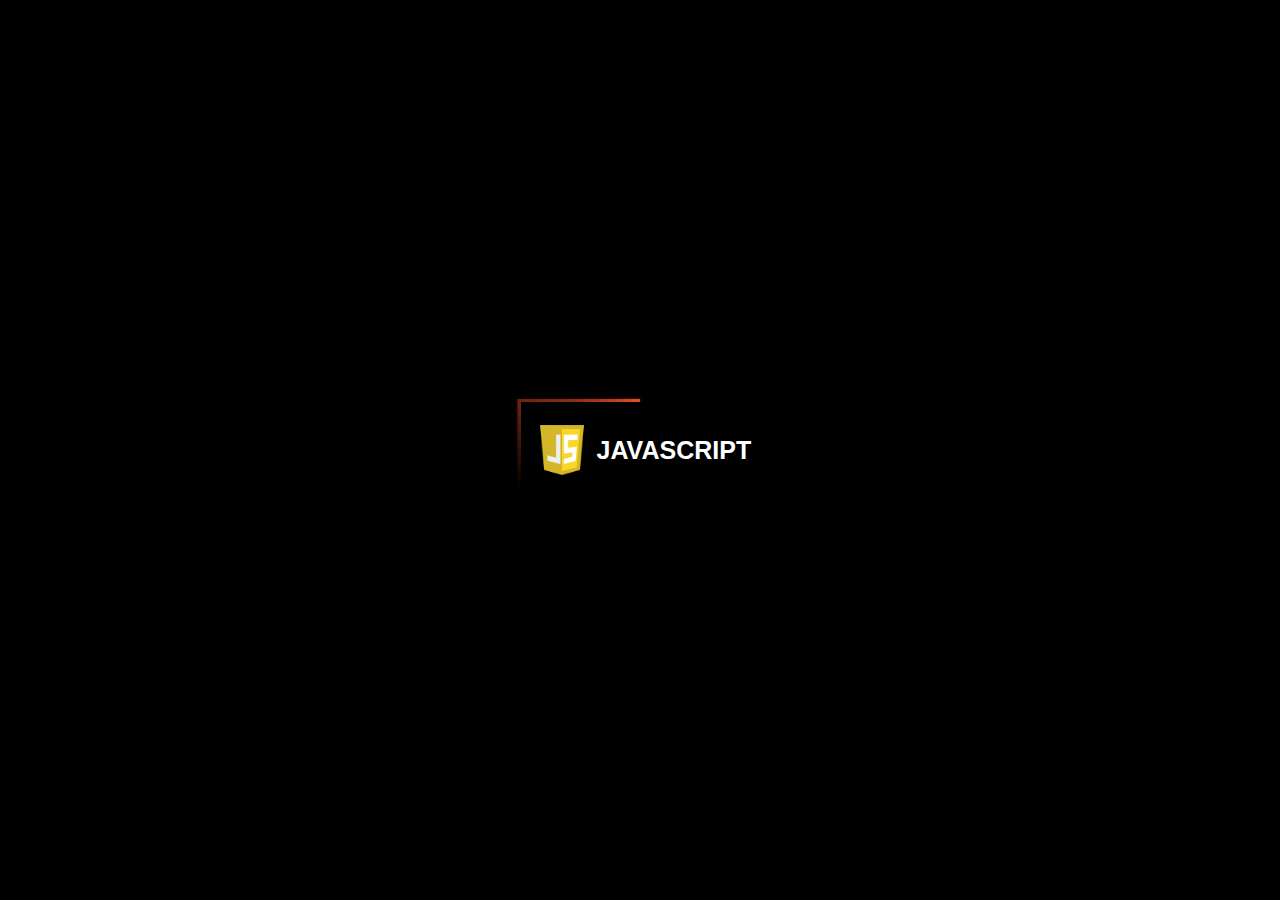
<file: index.html>
<!DOCTYPE html>
<html lang="en">

<head>
  <meta charset="UTF-8">
  <meta name="viewport" content="width=device-width, initial-scale=1.0">
  <title>Borda Bosta</title>
  <link rel="stylesheet" href="style.css">
</head>
<style>
*{
  margin: 0;
  padding: 0;  
}
html{
  font-family: Arial, Helvetica, sans-serif;
  color: #f0f0f0;
}
body{
  min-height: 100vh;
  background: 
  black;
  color: #a2a5b3;
  align-content: center;

}
h1{
  color: white;
  font-size: 25px;
}
.card{
  margin: 0 auto;
  padding: 1em;
  height: 64px;
  width: 207px;
  background: black;
  text-align: center;
  position: relative;
  display:flex;
  align-items: center;
  border-radius: 0; /* Add this line */
}

.card img {
  margin-right: 10px; /* Add space between the image and the title */
}

.card h1{
  margin: 0; /* Remove default margin */
  flex-grow: 1; /* Allow the heading to grow and take available space */
  text-align: center;
}

@property --angle {
  syntax: "<angle>"; /* Define the type of the property */
  initial-value: 0deg; /* Set the default value */
  inherits: false; /* Specify if it inherits */
}

.card::after, .card::before{
  content: '';
  position: absolute;
  height: 100%;
  width: 100%;
  background-image: conic-gradient(from var(--angle), transparent 70%, #e84c24);
  top: 50%;
  left: 50%;
  translate: -50% -50%;
  z-index: -1;
  padding: 3px;
  border-radius: 0;
  animation: 3s spin linear infinite;
}
.card::before{
  filter: blur(0.1rem);
  opacity: 0.5;
}
@keyframes spin{
  from{
    --angle: 0deg;
  }
  to{
    --angle: 360deg;
  }
}

</style>

<body>
    <div class="card">
      <img src="image/Javascript.png" width="50px">
      <h1>JAVASCRIPT</h1>
    </div>
</body>

</html>
</file>
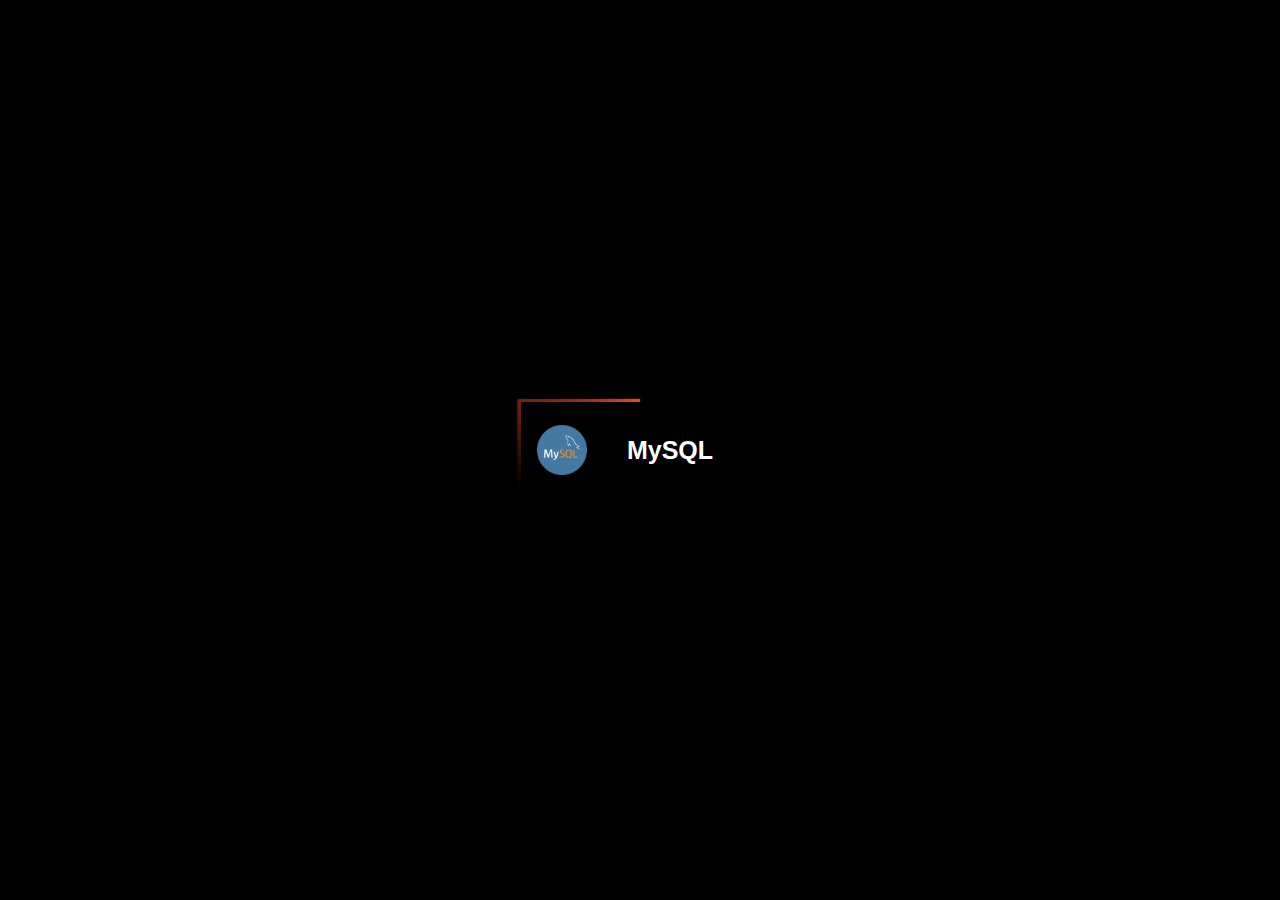
<file: buttons-border-animation/index.html>
<!DOCTYPE html>
<html lang="en">

<head>
  <meta charset="UTF-8">
  <meta name="viewport" content="width=device-width, initial-scale=1.0">
  <title>Borda Bosta</title>
  <link rel="stylesheet" href="style.css">
</head>
<style>
*{
  margin: 0;
  padding: 0;  
}
html{
  font-family: Arial, Helvetica, sans-serif;
  color: #f0f0f0;
}
body{
  min-height: 100vh;
  background: 
  black;
  color: #a2a5b3;
  align-content: center;

}
h1{
  color: white;
  font-size: 25px;
}
.card{
  margin: 0 auto;
  padding: 1em;
  height: 64px;
  width: 207px;
  background: black;
  text-align: center;
  position: relative;
  display:flex;
  align-items: center;
  border-radius: 0; /* Add this line */
}

.card img {
  margin-right: 10px; /* Add space between the image and the title */
}

.card h1{
  margin: 0; /* Remove default margin */
  flex-grow: 1; /* Allow the heading to grow and take available space */
  text-align: center;
}

@property --angle {
  syntax: "<angle>"; /* Define the type of the property */
  initial-value: 0deg; /* Set the default value */
  inherits: false; /* Specify if it inherits */
}

.card::after, .card::before{
  content: '';
  position: absolute;
  height: 100%;
  width: 100%;
  background-image: conic-gradient(from var(--angle), transparent 70%, #e84c24);
  top: 50%;
  left: 50%;
  translate: -50% -50%;
  z-index: -1;
  padding: 3px;
  border-radius: 0;
  animation: 3s spin linear infinite;
}
.card::before{
  filter: blur(0.1rem);
  opacity: 0.5;
}
@keyframes spin{
  from{
    --angle: 0deg;
  }
  to{
    --angle: 360deg;
  }
}

</style>

<body>
    <div class="card">
      <img src="image/mysql.png" width="50px">
      <h1>MySQL</h1>
    </div>
</body>

</html>
</file>
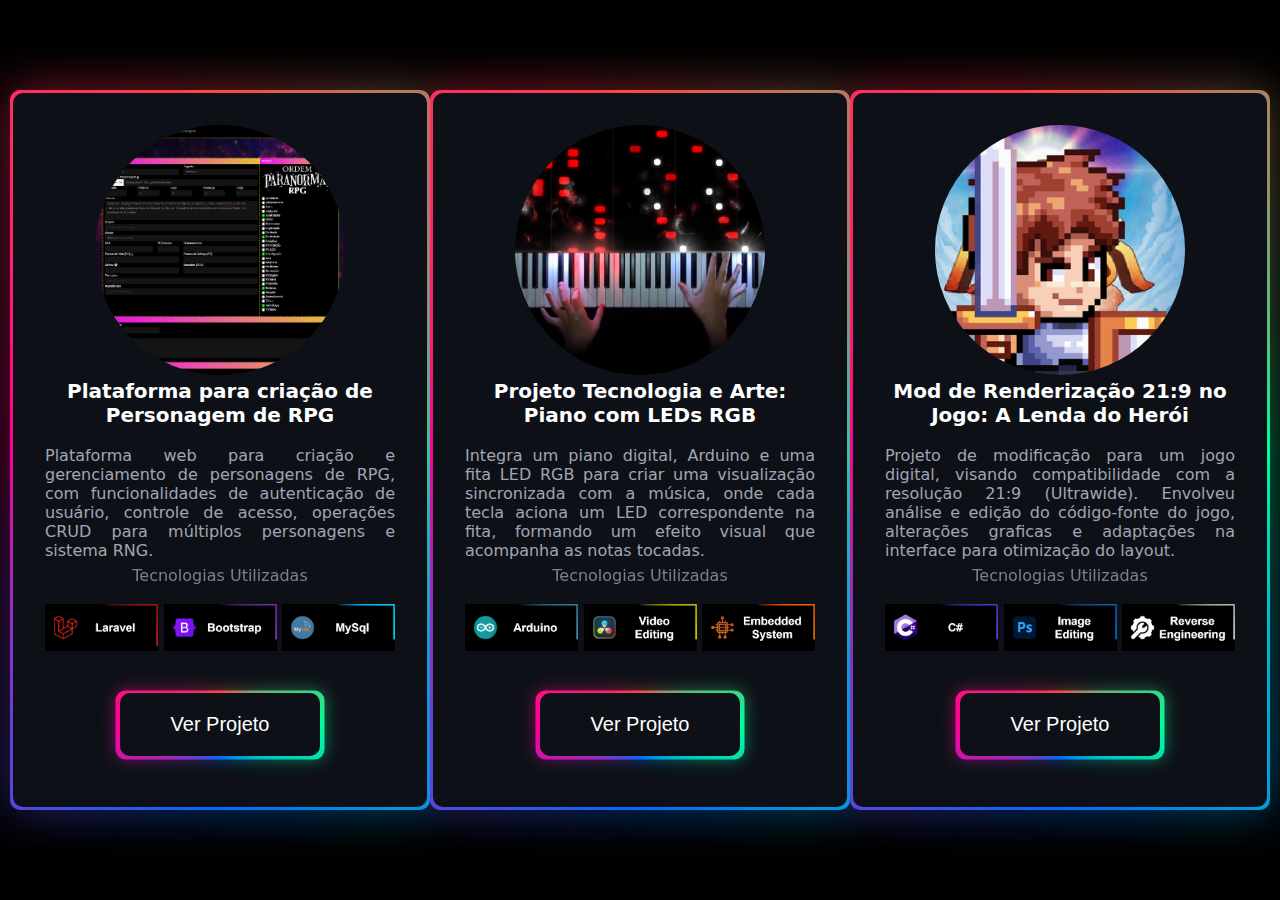
<file: projects-border-animation/index.html>
<!DOCTYPE html>
<html lang="en">

<head>
  <meta charset="UTF-8">
  <meta name="viewport" content="width=device-width, initial-scale=1.0">
  <title>Border Animation</title>
  <link rel="stylesheet" href="style.css">
</head>

<body>
  <div class="container">
    <div class="card">
      <div class="center">
        <img src="image/projeto-ficha.png" alt="" class="project_image" width="250px">
        <h1>Plataforma para criação de Personagem de RPG</h1>
        <br>
      </div>
      <div class="card-text">
        <p style="text-align: justify;">Plataforma web para criação e gerenciamento de personagens de RPG, com funcionalidades de autenticação de usuário, controle de acesso, operações CRUD para múltiplos personagens e sistema RNG. </p>
      </div>
      
      
      <div class = "center">
        <p style="opacity: 75%;">Tecnologias Utilizadas</p>
        <br>
        <img src="image/btn-laravel.gif"  class="btn">
        <img src="image/btn-bootstrap.gif"  class="btn">
        <img src="image/btn-mysql.gif"  class="btn">
      </div>
      <br><br>
      <div class="card2" style="z-index: 1">
        <button>Ver Projeto</button>
      </div>
    </div>
    <div class="card">
      <div class="center">
        <img src="image/piano-project.png" alt="" class="project_image" width="250px">
        <h1>Projeto Tecnologia e Arte: <br> Piano com LEDs RGB</h1>
        <br>
      </div>
      <div class="card-text">
        <p style="text-align: justify;">Integra um piano digital, Arduino e uma fita LED RGB para criar uma visualização
          sincronizada com a música, onde cada tecla aciona um LED correspondente na fita, formando um efeito visual que
          acompanha as notas tocadas.</p>
      </div>
      <div class ="center">
        <p style="opacity: 75%;">Tecnologias Utilizadas</p>
        <br>
        <img src="image/btn-arduino.gif" class="btn">
        <img src="image/btn-davinci.gif" class="btn">
        <img src="image/btn-embedded-system-edited.gif" class="btn">
      </div>
      <br><br>
      <div class="card2" style="z-index: 1">
        <button>Ver Projeto</button>
      </div>
    </div>
    <div class="card">
      <div class="center">
        <img src="image/aldh.png" alt="" class="project_image" width="250px">
        <h1>Mod de Renderização 21:9 no Jogo: A Lenda do Herói</h1>
        <br>
      </div>
      <div class="card-text">
        <p style="text-align: justify;">Projeto de modificação para um jogo digital, visando compatibilidade com a
          resolução 21:9 (Ultrawide). Envolveu análise e edição do código-fonte do jogo, alterações graficas e adaptações na interface para otimização do layout.
        </p>
      </div>
      <div class = "center">
        <p style="opacity: 75%;">Tecnologias Utilizadas</p>
        <br>
        <img src="image/btn-c-sharp.gif" class="btn">
        <img src="image/btn-photoshop.gif" class="btn">
        <img src="image/btn-reverse-eng.gif" class="btn">
      </div>
      <br><br>
      <div class="card2" style="z-index: 1">
        <button>Ver Projeto</button>
      </div>
    </div>
  </div>
</body>


</html>
</file>
<file: style.css>
*{
  margin: 0;
  padding: 0;  
}
html{
  font-family: Arial, Helvetica, sans-serif;
  color: #f0f0f0;
}
body{
  min-height: 100vh;
  background: transparent;
  color: #a2a5b3;
  align-content: center;
}
h1{
  color: white;
}
.card{
  margin: 0 auto;
  padding: 1em;
  width: 200px;
  background: black;
  text-align: center;
  border-radius: 10px;
  position: relative;
  display:flex;
  align-items: center;
}

.card img {
  margin-right: 10px; /* Add space between the image and the title */
}

.card h1{
  margin: 0; /* Remove default margin */
  flex-grow: 1; /* Allow the heading to grow and take available space */
  text-align: center;
}

@property --angle{
  syntax: "<angle>";
  initial-value: 0deg;
  inherits: false;
}

.card::after, .card::before{
  content: '';
  position: absolute;
  height: 100%;
  width: 100%;
  background-image: conic-gradient(from var(--angle), transparent 70%, red);
  top: 50%;
  left: 50%;
  translate: -50% -50%;
  z-index: -1;
  padding: 3px;
  border-radius: 10px;
  animation: 3s spin linear infinite;
}
.card::before{
  filter: blur(1.5rem);
  opacity: 1;
}
@keyframes spin{
  from{
    --angle: 0deg;
  }
  to{
    --angle: 360deg;
  }
}
</file>
<file: buttons-border-animation/style.css>
*{
  margin: 0;
  padding: 0;  
}
html{
  font-family: Arial, Helvetica, sans-serif;
  color: #f0f0f0;
}
body{
  min-height: 100vh;
  background: transparent;
  color: #a2a5b3;
  align-content: center;
}
h1{
  color: white;
}
.card{
  margin: 0 auto;
  padding: 1em;
  width: 200px;
  background: black;
  text-align: center;
  border-radius: 10px;
  position: relative;
  display:flex;
  align-items: center;
}

.card img {
  margin-right: 10px; /* Add space between the image and the title */
}

.card h1{
  margin: 0; /* Remove default margin */
  flex-grow: 1; /* Allow the heading to grow and take available space */
  text-align: center;
}

@property --angle{
  syntax: "<angle>";
  initial-value: 0deg;
  inherits: false;
}

.card::after, .card::before{
  content: '';
  position: absolute;
  height: 100%;
  width: 100%;
  background-image: conic-gradient(from var(--angle), transparent 70%, red);
  top: 50%;
  left: 50%;
  translate: -50% -50%;
  z-index: -1;
  padding: 3px;
  border-radius: 10px;
  animation: 3s spin linear infinite;
}
.card::before{
  filter: blur(1.5rem);
  opacity: 1;
}
@keyframes spin{
  from{
    --angle: 0deg;
  }
  to{
    --angle: 360deg;
  }
}
</file>
<file: projects-border-animation/style.css>
*{
  margin: 0;
  padding: 0;  
}
html{
  font-family: system-ui, -apple-system, BlinkMacSystemFont, 'Segoe UI', Roboto, Oxygen, Ubuntu, Cantarell, 'Open Sans', 'Helvetica Neue', sans-serif;
  color: #f0f0f0;
}
.card-text{
  height: 120px;
}

img.btn{
  width: 113px;

}
body{
  min-height: 100vh;
  background: black;
  color: #a2a5b3;
  align-content: center;
}
h1{
  color: white;
  font-size:20px;
}
.card{
  margin: 0 auto;
  padding: 2em;
  width: 350px;
  height:650px;
  background: #0D1117;
  
  border-radius: 10px;
  position: relative;
}

.center{
  text-align: center;
}

.card::after, .card::before{
  content: '';
  position: absolute;
  height: 100%;
  width: 100%;
  background-image: conic-gradient(from var(--angle), #ff4545, #00ff99, #006aff, #ff0095, #ff4545);
  top: 50%;
  left: 50%;
  translate: -50% -50%;
  z-index: -1;
  padding: 3px;
  border-radius: 10px;
  animation: 3s spin linear infinite;
}

.card::before{
  filter: blur(1.5rem);
  opacity: 0.5;
}

button{
  margin: 0 auto;
  padding: 1em;
  width: 200px;
  background: #0D1117;
  color:white;
  text-align: center;
  border-radius: 10px;
  position: relative;
  border:none;
  font-size: 20px;
}

.card2{
  background: #0D1117;
  text-align: center;
  border-radius: 10px;
  position: relative;
}

.card2::after, .card2::before{
  content: '';
  position: absolute;
  height: 100%;
  width: 58%;
  background-image: conic-gradient(from var(--angle), #ff4545, #00ff99, #006aff, #ff0095, #ff4545);
  top: 50%;
  left: 50%;
  translate: -50% -50%;
  z-index: -1;
  padding: 3px;
  border-radius: 10px;
  animation: 3s spin linear infinite;
}

.card2::before{
  filter: blur(0.5rem);
  opacity: 0.5;
}

.project_image{
  border-radius: 100%;
  box-shadow: 20px black;
}

@property --angle{
  syntax: "<angle>";
  initial-value: 0deg;
  inherits: false;
}

@keyframes spin{
  from{
    --angle: 0deg;
  }
  to{
    --angle: 360deg;
  }
}

.container{
  display:flex;
  margin:10px;
}
</file>
